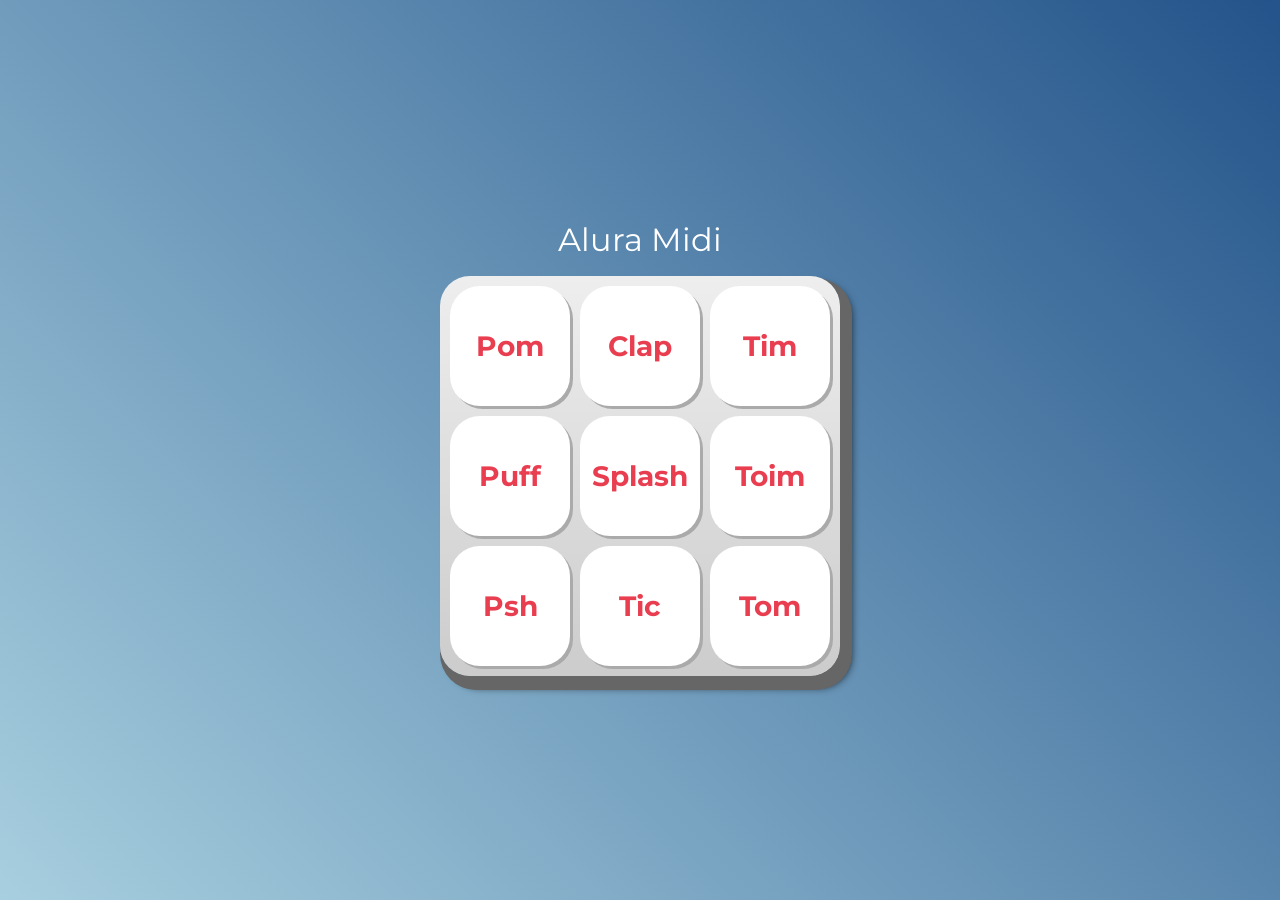
<file: index.html>
<!DOCTYPE html>
<html lang="pt-BR">
<head>
    <meta charset="UTF-8">
    <meta http-equiv="X-UA-Compatible" content="IE=edge">
    <meta name="viewport" content="width=device-width, initial-scale=1.0">

    <title>Alura MIDI</title>

    <link rel="preconnect" href="https://fonts.googleapis.com">
    <link rel="preconnect" href="https://fonts.gstatic.com" crossorigin>
    <link href="https://fonts.googleapis.com/css2?family=Montserrat:wght@500;600&display=swap" rel="stylesheet">

    <link rel="icon" type="image/png" href="images/bateria.png">
    <link rel="stylesheet" href="css/reset.css">
    <link rel="stylesheet" href="css/estilos.css">
</head>
<body>

    <h1>Alura Midi</h1>

    <section class="teclado">
        <button class="tecla tecla_pom">Pom</button>
        <button class="tecla tecla_clap">Clap</button>
        <button class="tecla tecla_tim">Tim</button>

        <button class="tecla tecla_puff">Puff</button>
        <button class="tecla tecla_splash">Splash</button>
        <button class="tecla tecla_toim">Toim</button>

        <button class="tecla tecla_psh">Psh</button>
        <button class="tecla tecla_tic">Tic</button>
        <button class="tecla tecla_tom">Tom</button>
    </section>

    <audio src="sounds/keyq.wav" id="som_tecla_pom"></audio>
    <audio src="sounds/keyw.wav" id="som_tecla_clap"></audio>
    <audio src="sounds/keye.wav" id="som_tecla_tim"></audio>
    <audio src="sounds/keya.wav" id="som_tecla_puff"></audio>
    <audio src="sounds/keys.wav" id="som_tecla_splash"></audio>
    <audio src="sounds/keyd.wav" id="som_tecla_toim"></audio>
    <audio src="sounds/keyz.wav" id="som_tecla_psh"></audio>
    <audio src="sounds/keyx.wav" id="som_tecla_tic"></audio>
    <audio src="sounds/keyc.wav" id="som_tecla_tom"></audio>
    <script src="main.js"></script>
</body>
</html>
</file>
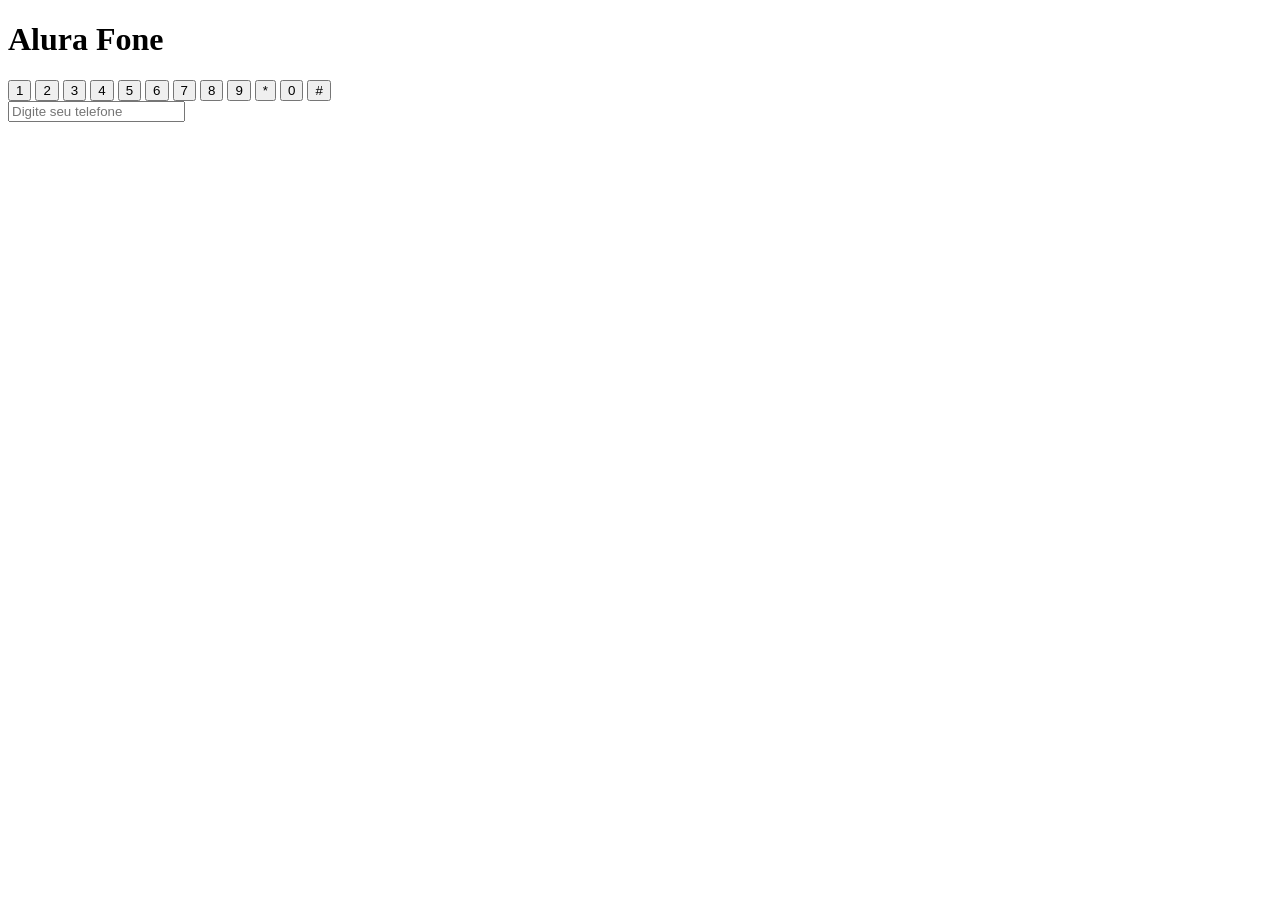
<file: desafio/desafio.html>
<!DOCTYPE html>
<html lang="en">
<head>
    <meta charset="UTF-8">
    <title>Title</title>
</head>
<body>
<h1> Alura Fone </h1>
<section class="teclado">
  <input type="button" value="1">
  <input type="button" value="2">
  <input type="button" value="3">
  <input type="button" value="4">
  <input type="button" value="5">
  <input type="button" value="6">
  <input type="button" value="7">
  <input type="button" value="8">
  <input type="button" value="9">
  <input type="button" value="*">
  <input type="button" value="0">
  <input type="button" value="#">
</section>
<input type="tel" placeholder="Digite seu telefone">
</body>
</html>
</file>
<file: css/estilos.css>
:root {
  --cinza: #aaa;
  --vermelha: #e93d50;
  --vermelha-escura: #af303f;
  --branca: #fff;
  --luz: rgb(229, 255, 0);
}

body {
  align-items: center;
  background: linear-gradient(45deg, #a7cfdf 0%,#23538a 100%);
  display: flex;
  justify-content: center;
  flex-direction: column;
  font-family: 'Montserrat', sans-serif;
  min-height: 100vh;
}

h1 {
  color: var(--branca);
  margin-bottom: 20px;
  font-size: 2rem;
}

.teclado {
  background: linear-gradient(to bottom, #eeeeee 0%,#cccccc 100%);
  box-shadow: 6px 8px 0 6px #666, 10px 10px 10px #000;
  border-radius: 30px;
  display: grid;
  gap: 10px;
  grid-template-columns: repeat(3, 1fr);
  padding: 10px;
}

.tecla {
  background-color: var(--branca);
  border-radius: 30px;
  box-shadow: 3px 3px 0 var(--cinza);
  color: var(--vermelha);
  cursor: pointer;
  height: 120px;
  font-size: 1.75em;
  font-weight: bold;
  line-height: 120px;
  text-align: center;
  width: 120px;
}

.tecla.ativa,
.tecla:active {
  background-color: var(--vermelha);
  border: 4px solid  var(--vermelha);
  box-shadow: 3px 3px 0 var(--vermelha-escura) inset;
  color: var(--branca);
  outline: none;
}

.tecla.focus,
.tecla:focus {
  outline: none;
  box-shadow: 1px 1px 10px var(--luz);
}

.tecla.active:focus,
.tecla:active:focus {
  box-shadow: 3px 3px 0 var(--vermelha-escura) inset, 1px 1px 10px var(--luz);
}
</file>
